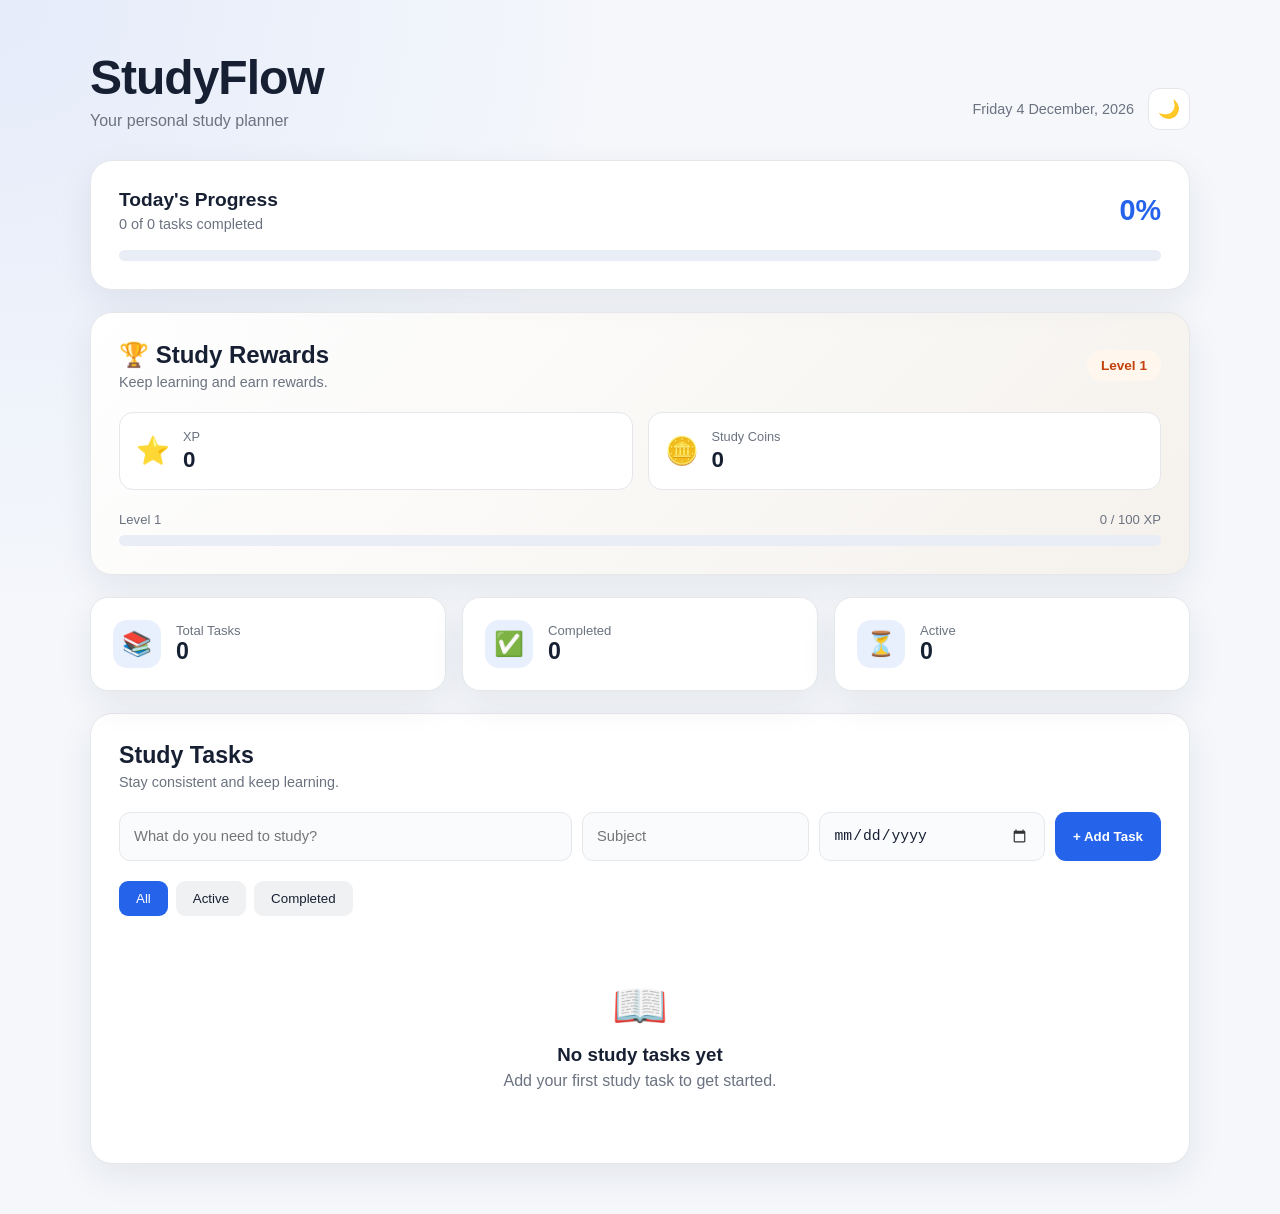
<file: 01-Student-Study-Planner/index.html>
<!DOCTYPE html>
<html lang="en">
<head>
    <meta charset="UTF-8">
    <meta name="viewport" content="width=device-width, initial-scale=1.0">

    <title>StudyFlow - Student Study Planner</title>

    <link rel="stylesheet" href="style.css">
</head>

<body>

    <main class="app">

        <header class="header">

            <div>
                <h1>StudyFlow</h1>
                <p>Your personal study planner</p>
            </div>

            <div class="header-actions">
                <div class="date" id="todayDate"></div>

                <button
                    id="themeToggle"
                    class="theme-toggle"
                    type="button"
                    aria-label="Toggle dark mode"
                >
                    🌙
                </button>
            </div>

        </header>


        <!-- Progress -->

        <section class="progress-card">

            <div class="progress-info">

                <div>
                    <h2>Today's Progress</h2>
                    <p id="progressText">
                        0 of 0 tasks completed
                    </p>
                </div>

                <strong id="progressPercentage">
                    0%
                </strong>

            </div>

            <div class="progress-bar">
                <div
                    class="progress-fill"
                    id="progressFill"
                ></div>
            </div>

        </section>


        <!-- Rewards -->

        <section class="reward-card">

            <div class="reward-header">

                <div>
                    <h2>🏆 Study Rewards</h2>
                    <p>Keep learning and earn rewards.</p>
                </div>

                <div class="level-badge" id="levelBadge">
                    Level 1
                </div>

            </div>


            <div class="reward-stats">

                <div class="reward-stat">
                    <span>⭐</span>

                    <div>
                        <p>XP</p>
                        <h3 id="xpValue">0</h3>
                    </div>
                </div>


                <div class="reward-stat">
                    <span>🪙</span>

                    <div>
                        <p>Study Coins</p>
                        <h3 id="coinValue">0</h3>
                    </div>
                </div>

            </div>


            <div class="level-progress">

                <div class="level-progress-info">

                    <span id="levelText">
                        Level 1
                    </span>

                    <span id="levelXpText">
                        0 / 100 XP
                    </span>

                </div>

                <div class="reward-progress-bar">

                    <div
                        class="reward-progress-fill"
                        id="rewardProgressFill"
                    ></div>

                </div>

            </div>

        </section>


        <!-- Statistics -->

        <section class="stats">

            <div class="stat-card">

                <span>📚</span>

                <div>
                    <p>Total Tasks</p>
                    <h3 id="totalTasks">0</h3>
                </div>

            </div>


            <div class="stat-card">

                <span>✅</span>

                <div>
                    <p>Completed</p>
                    <h3 id="completedTasks">0</h3>
                </div>

            </div>


            <div class="stat-card">

                <span>⏳</span>

                <div>
                    <p>Active</p>
                    <h3 id="activeTasks">0</h3>
                </div>

            </div>

        </section>


        <!-- Tasks -->

        <section class="task-section">

            <div class="section-header">

                <div>
                    <h2>Study Tasks</h2>
                    <p>Stay consistent and keep learning.</p>
                </div>

            </div>


            <form
                id="taskForm"
                class="task-form"
            >

                <input
                    type="text"
                    id="taskInput"
                    placeholder="What do you need to study?"
                    required
                >

                <input
                    type="text"
                    id="subjectInput"
                    placeholder="Subject"
                    required
                >

                <input
                    type="date"
                    id="dateInput"
                    required
                >

                <button type="submit">
                    + Add Task
                </button>

            </form>


            <div class="filters">

                <button
                    class="filter-btn active"
                    data-filter="all"
                >
                    All
                </button>

                <button
                    class="filter-btn"
                    data-filter="active"
                >
                    Active
                </button>

                <button
                    class="filter-btn"
                    data-filter="completed"
                >
                    Completed
                </button>

            </div>


            <div
                id="taskList"
                class="task-list"
            ></div>


            <div
                id="emptyState"
                class="empty-state"
            >

                <div>📖</div>

                <h3>No study tasks yet</h3>

                <p>
                    Add your first study task to get started.
                </p>

            </div>

        </section>

    </main>


    <!-- Completion notification -->

    <div
        id="notification"
        class="notification"
    ></div>


    <script src="script.js"></script>

</body>
</html>
</file>
<file: 01-Student-Study-Planner/style.css>
* {
    margin: 0;
    padding: 0;
    box-sizing: border-box;
}

:root {
    --background: #f5f7fb;
    --card: #ffffff;
    --text: #172033;
    --muted: #6b7280;
    --border: #e5e7eb;

    --primary: #2563eb;
    --primary-dark: #1d4ed8;

    --success: #16a34a;
    --reward: #f59e0b;

    --input-background: #fafbfc;
    --progress-background: #e9edf5;

    --shadow: 0 12px 35px rgba(30, 41, 59, 0.08);
}


/* DARK MODE */

html.dark {
    --background: #0f172a;
    --card: #1e293b;
    --text: #f8fafc;
    --muted: #94a3b8;
    --border: #334155;

    --input-background: #0f172a;
    --progress-background: #334155;

    --shadow: 0 12px 35px rgba(0, 0, 0, 0.25);
}


body {
    font-family: Arial, sans-serif;
    background:
        radial-gradient(
            circle at top left,
            rgba(37, 99, 235, 0.08),
            transparent 35%
        ),
        var(--background);

    color: var(--text);
    min-height: 100vh;

    transition:
        background 0.3s ease,
        color 0.3s ease;
}


.app {
    width: min(1100px, 92%);
    margin: 50px auto;
}


/* HEADER */

.header {
    display: flex;
    justify-content: space-between;
    align-items: flex-end;
    margin-bottom: 30px;

    animation: fadeUp 0.5s ease;
}


.header h1 {
    font-size: clamp(2rem, 5vw, 3rem);
    letter-spacing: -1px;
    margin-bottom: 7px;
}


.header p {
    color: var(--muted);
}


.header-actions {
    display: flex;
    align-items: center;
    gap: 14px;
}


.date {
    color: var(--muted);
    font-size: 0.9rem;
}


.theme-toggle {
    width: 42px;
    height: 42px;

    border: 1px solid var(--border);
    border-radius: 12px;

    background: var(--card);
    color: var(--text);

    cursor: pointer;
    font-size: 1.1rem;

    transition:
        transform 0.2s ease,
        background 0.3s ease;
}


.theme-toggle:hover {
    transform: rotate(12deg) scale(1.05);
}


/* PROGRESS */

.progress-card {
    background: var(--card);
    padding: 28px;
    border-radius: 22px;

    box-shadow: var(--shadow);
    border: 1px solid var(--border);

    margin-bottom: 22px;

    animation: fadeUp 0.6s ease;
}


.progress-info {
    display: flex;
    justify-content: space-between;
    align-items: center;

    margin-bottom: 18px;
}


.progress-info h2 {
    font-size: 1.2rem;
    margin-bottom: 5px;
}


.progress-info p {
    color: var(--muted);
    font-size: 0.9rem;
}


.progress-info strong {
    font-size: 1.8rem;
    color: var(--primary);
}


.progress-bar,
.reward-progress-bar {
    height: 11px;
    background: var(--progress-background);
    border-radius: 50px;
    overflow: hidden;
}


.progress-fill,
.reward-progress-fill {
    height: 100%;
    width: 0%;

    background: linear-gradient(
        90deg,
        #2563eb,
        #60a5fa
    );

    border-radius: 50px;

    transition: width 0.45s ease;
}


/* REWARDS */

.reward-card {
    background:
        linear-gradient(
            135deg,
            var(--card),
            rgba(245, 158, 11, 0.06)
        );

    padding: 28px;
    border-radius: 22px;

    border: 1px solid var(--border);
    box-shadow: var(--shadow);

    margin-bottom: 22px;

    animation: fadeUp 0.7s ease;
}


.reward-header {
    display: flex;
    justify-content: space-between;
    align-items: center;

    margin-bottom: 22px;
}


.reward-header h2 {
    margin-bottom: 5px;
}


.reward-header p {
    color: var(--muted);
    font-size: 0.9rem;
}


.level-badge {
    background: #fff7ed;
    color: #c2410c;

    padding: 8px 14px;

    border-radius: 50px;

    font-weight: 700;
    font-size: 0.85rem;
}


html.dark .level-badge {
    background: #451a03;
    color: #fdba74;
}


.reward-stats {
    display: grid;
    grid-template-columns: 1fr 1fr;
    gap: 15px;

    margin-bottom: 22px;
}


.reward-stat {
    display: flex;
    align-items: center;
    gap: 13px;

    padding: 16px;

    border: 1px solid var(--border);
    border-radius: 14px;

    background: var(--card);
}


.reward-stat > span {
    font-size: 1.7rem;
}


.reward-stat p {
    color: var(--muted);
    font-size: 0.8rem;
}


.reward-stat h3 {
    font-size: 1.4rem;
    margin-top: 3px;
}


.level-progress-info {
    display: flex;
    justify-content: space-between;

    margin-bottom: 8px;

    color: var(--muted);
    font-size: 0.82rem;
}


/* STATISTICS */

.stats {
    display: grid;
    grid-template-columns: repeat(3, 1fr);

    gap: 16px;
    margin-bottom: 22px;
}


.stat-card {
    background: var(--card);

    padding: 22px;
    border-radius: 18px;

    display: flex;
    align-items: center;
    gap: 15px;

    border: 1px solid var(--border);

    box-shadow: var(--shadow);

    transition:
        transform 0.2s ease,
        box-shadow 0.2s ease;
}


.stat-card:hover {
    transform: translateY(-3px);
}


.stat-card span {
    width: 48px;
    height: 48px;

    display: grid;
    place-items: center;

    background: rgba(37, 99, 235, 0.1);

    border-radius: 14px;

    font-size: 1.5rem;
}


.stat-card p {
    color: var(--muted);
    font-size: 0.82rem;
}


.stat-card h3 {
    font-size: 1.45rem;
}


/* TASK SECTION */

.task-section {
    background: var(--card);

    padding: 28px;
    border-radius: 22px;

    border: 1px solid var(--border);

    box-shadow: var(--shadow);

    animation: fadeUp 0.8s ease;
}


.section-header {
    margin-bottom: 22px;
}


.section-header h2 {
    font-size: 1.45rem;
    margin-bottom: 5px;
}


.section-header p {
    color: var(--muted);
    font-size: 0.9rem;
}


/* FORM */

.task-form {
    display: grid;
    grid-template-columns: 2fr 1fr 1fr auto;

    gap: 10px;
    margin-bottom: 20px;
}


.task-form input {
    width: 100%;

    padding: 13px 14px;

    border: 1px solid var(--border);
    border-radius: 11px;

    outline: none;

    font-size: 0.92rem;

    background: var(--input-background);
    color: var(--text);

    transition:
        border-color 0.2s ease,
        box-shadow 0.2s ease;
}


/* Make the date picker easy to access */

.task-form input[type="date"] {
    cursor: pointer;
    min-height: 45px;
}


/* Chrome / Edge date picker icon */

.task-form input[type="date"]::-webkit-calendar-picker-indicator {
    cursor: pointer;
    opacity: 0.8;
    padding: 3px;
}


/* Dark mode date picker */

html.dark .task-form input[type="date"]::-webkit-calendar-picker-indicator {
    filter: invert(1);
}

.task-form input:focus {
    border-color: var(--primary);

    box-shadow:
        0 0 0 4px rgba(37, 99, 235, 0.1);
}


.task-form button {
    border: none;

    background: var(--primary);
    color: white;

    padding: 13px 18px;

    border-radius: 11px;

    cursor: pointer;
    font-weight: 600;

    transition:
        background 0.2s ease,
        transform 0.15s ease;
}


.task-form button:hover {
    background: var(--primary-dark);
    transform: translateY(-1px);
}


/* FILTERS */

.filters {
    display: flex;
    gap: 8px;
    margin-bottom: 18px;
}


.filter-btn {
    border: 1px solid transparent;

    background: rgba(107, 114, 128, 0.1);
    color: var(--text);

    padding: 9px 16px;

    border-radius: 9px;

    cursor: pointer;

    transition:
        background 0.2s ease,
        color 0.2s ease;
}


.filter-btn.active {
    background: var(--primary);
    color: white;
}


/* TASKS */

.task-list {
    display: flex;
    flex-direction: column;
    gap: 10px;
}


.task {
    display: flex;
    align-items: center;
    justify-content: space-between;

    gap: 15px;

    padding: 16px;

    border: 1px solid var(--border);
    border-radius: 14px;

    background: var(--card);

    transition:
        transform 0.2s ease,
        box-shadow 0.2s ease;

    animation: taskAppear 0.3s ease;
}


.task:hover {
    transform: translateY(-2px);
}


.task-left {
    display: flex;
    align-items: center;

    gap: 12px;
    min-width: 0;
}


.task-left input {
    width: 19px;
    height: 19px;

    flex-shrink: 0;

    cursor: pointer;

    accent-color: var(--primary);
}


.task-info {
    min-width: 0;
}


.task-info h3 {
    font-size: 0.98rem;
    margin-bottom: 5px;

    overflow-wrap: anywhere;
}


.task-info p {
    color: var(--muted);
    font-size: 0.8rem;
}


.task.completed h3 {
    text-decoration: line-through;
    color: var(--muted);
}


.delete-btn {
    border: none;

    background: rgba(220, 38, 38, 0.1);

    width: 36px;
    height: 36px;

    border-radius: 9px;

    cursor: pointer;

    flex-shrink: 0;

    transition:
        background 0.2s ease,
        transform 0.2s ease;
}


.delete-btn:hover {
    background: rgba(220, 38, 38, 0.2);
    transform: scale(1.05);
}


/* EMPTY STATE */

.empty-state {
    text-align: center;

    padding: 45px 20px;

    color: var(--muted);
}


.empty-state div {
    font-size: 2.8rem;
    margin-bottom: 12px;
}


.empty-state h3 {
    color: var(--text);
    margin-bottom: 6px;
}


/* NOTIFICATION */

.notification {
    position: fixed;

    right: 25px;
    bottom: 25px;

    background: #166534;
    color: white;

    padding: 14px 20px;

    border-radius: 12px;

    box-shadow:
        0 10px 30px rgba(0, 0, 0, 0.2);

    font-weight: 600;

    opacity: 0;
    transform: translateY(20px);

    pointer-events: none;

    transition:
        opacity 0.3s ease,
        transform 0.3s ease;

    z-index: 1000;
}


.notification.show {
    opacity: 1;
    transform: translateY(0);
}


/* ANIMATIONS */

@keyframes fadeUp {

    from {
        opacity: 0;
        transform: translateY(12px);
    }

    to {
        opacity: 1;
        transform: translateY(0);
    }
}


@keyframes taskAppear {

    from {
        opacity: 0;
        transform: scale(0.98);
    }

    to {
        opacity: 1;
        transform: scale(1);
    }
}


/* TABLET */

@media (max-width: 850px) {

    .task-form {
        grid-template-columns: 1fr 1fr;
    }

    .task-form button {
        grid-column: span 2;
    }
}


/* MOBILE */

@media (max-width: 600px) {

    .app {
        width: 94%;
        margin: 25px auto;
    }


    .header {
        align-items: flex-start;
        flex-direction: column;
        gap: 12px;
    }


    .header-actions {
        width: 100%;
        justify-content: space-between;
    }


    .stats {
        grid-template-columns: 1fr;
    }


    .reward-stats {
        grid-template-columns: 1fr;
    }


    .reward-header {
        align-items: flex-start;
        gap: 12px;
    }


    .task-form {
        grid-template-columns: 1fr;
    }


    .task-form button {
        grid-column: auto;
    }


    .filters {
        overflow-x: auto;
    }


    .filter-btn {
        white-space: nowrap;
    }


    .notification {
        left: 20px;
        right: 20px;
        bottom: 20px;

        text-align: center;
    }
}
</file>
